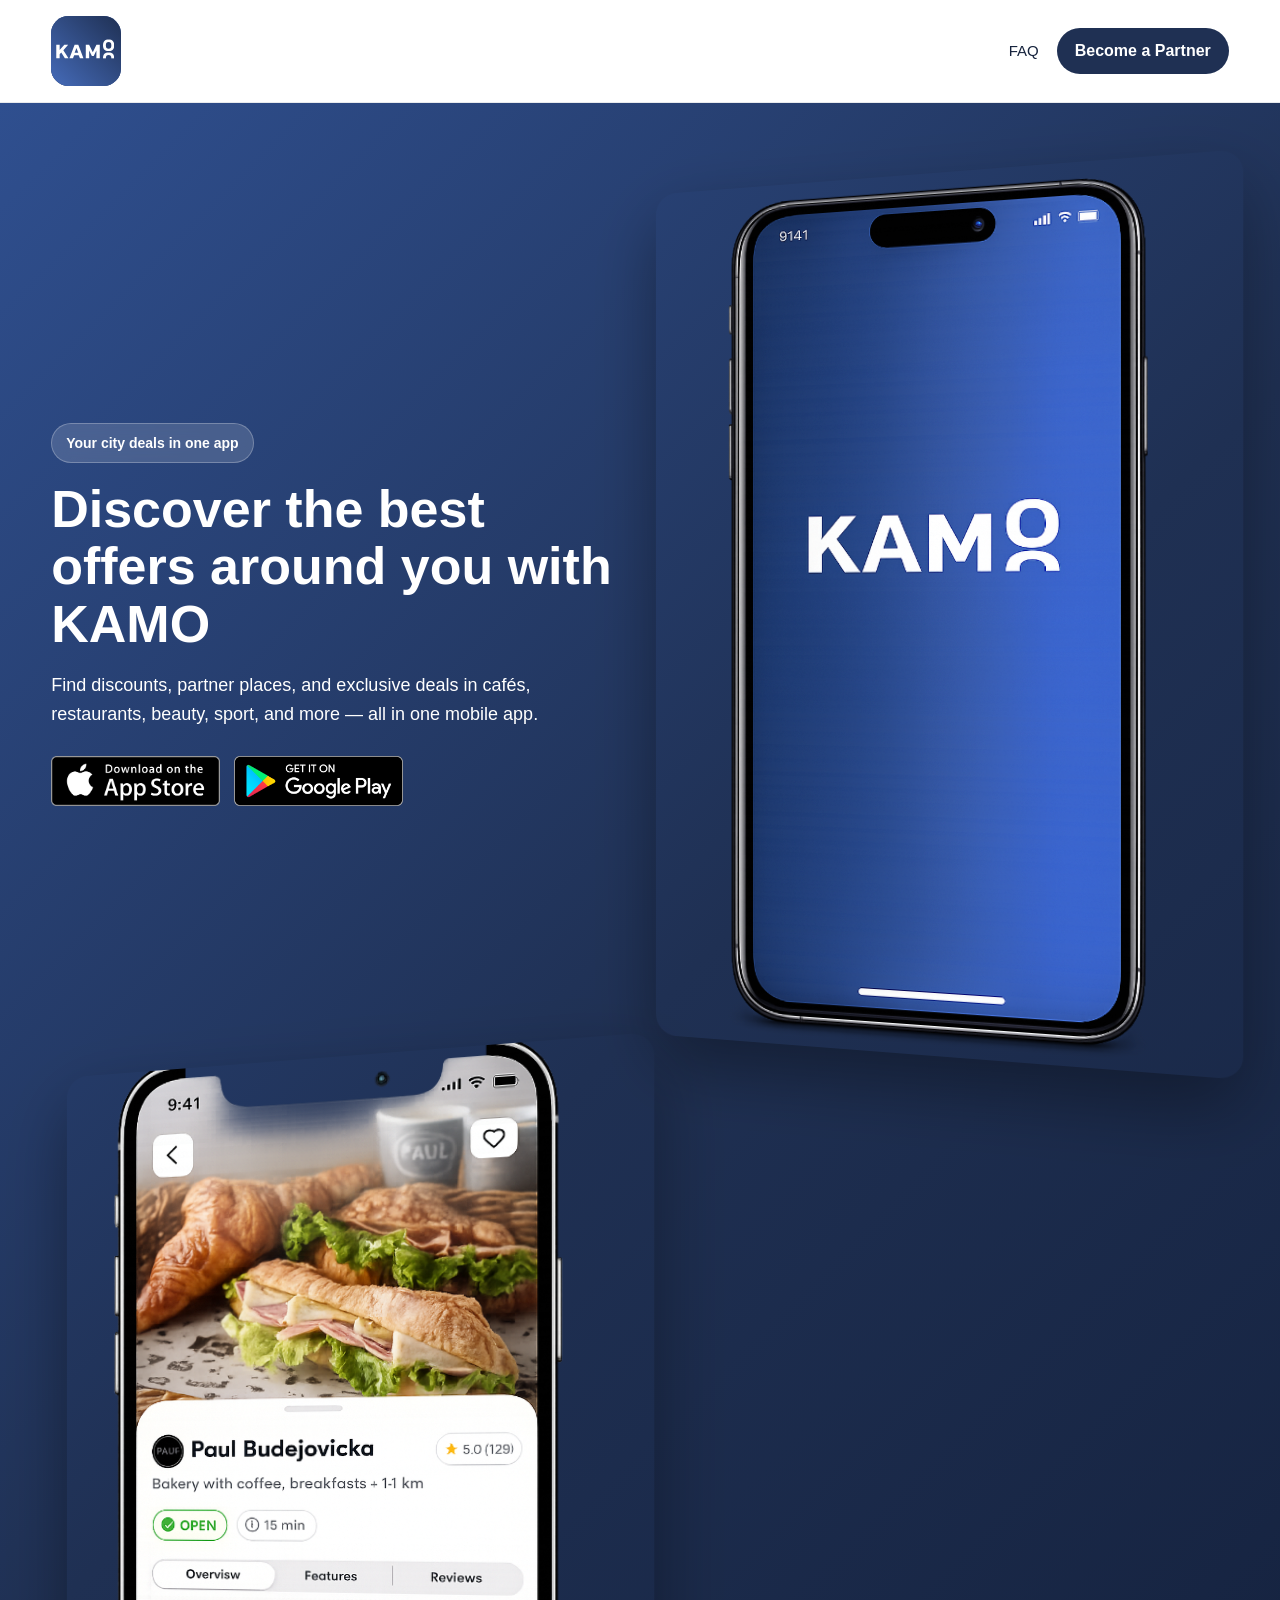
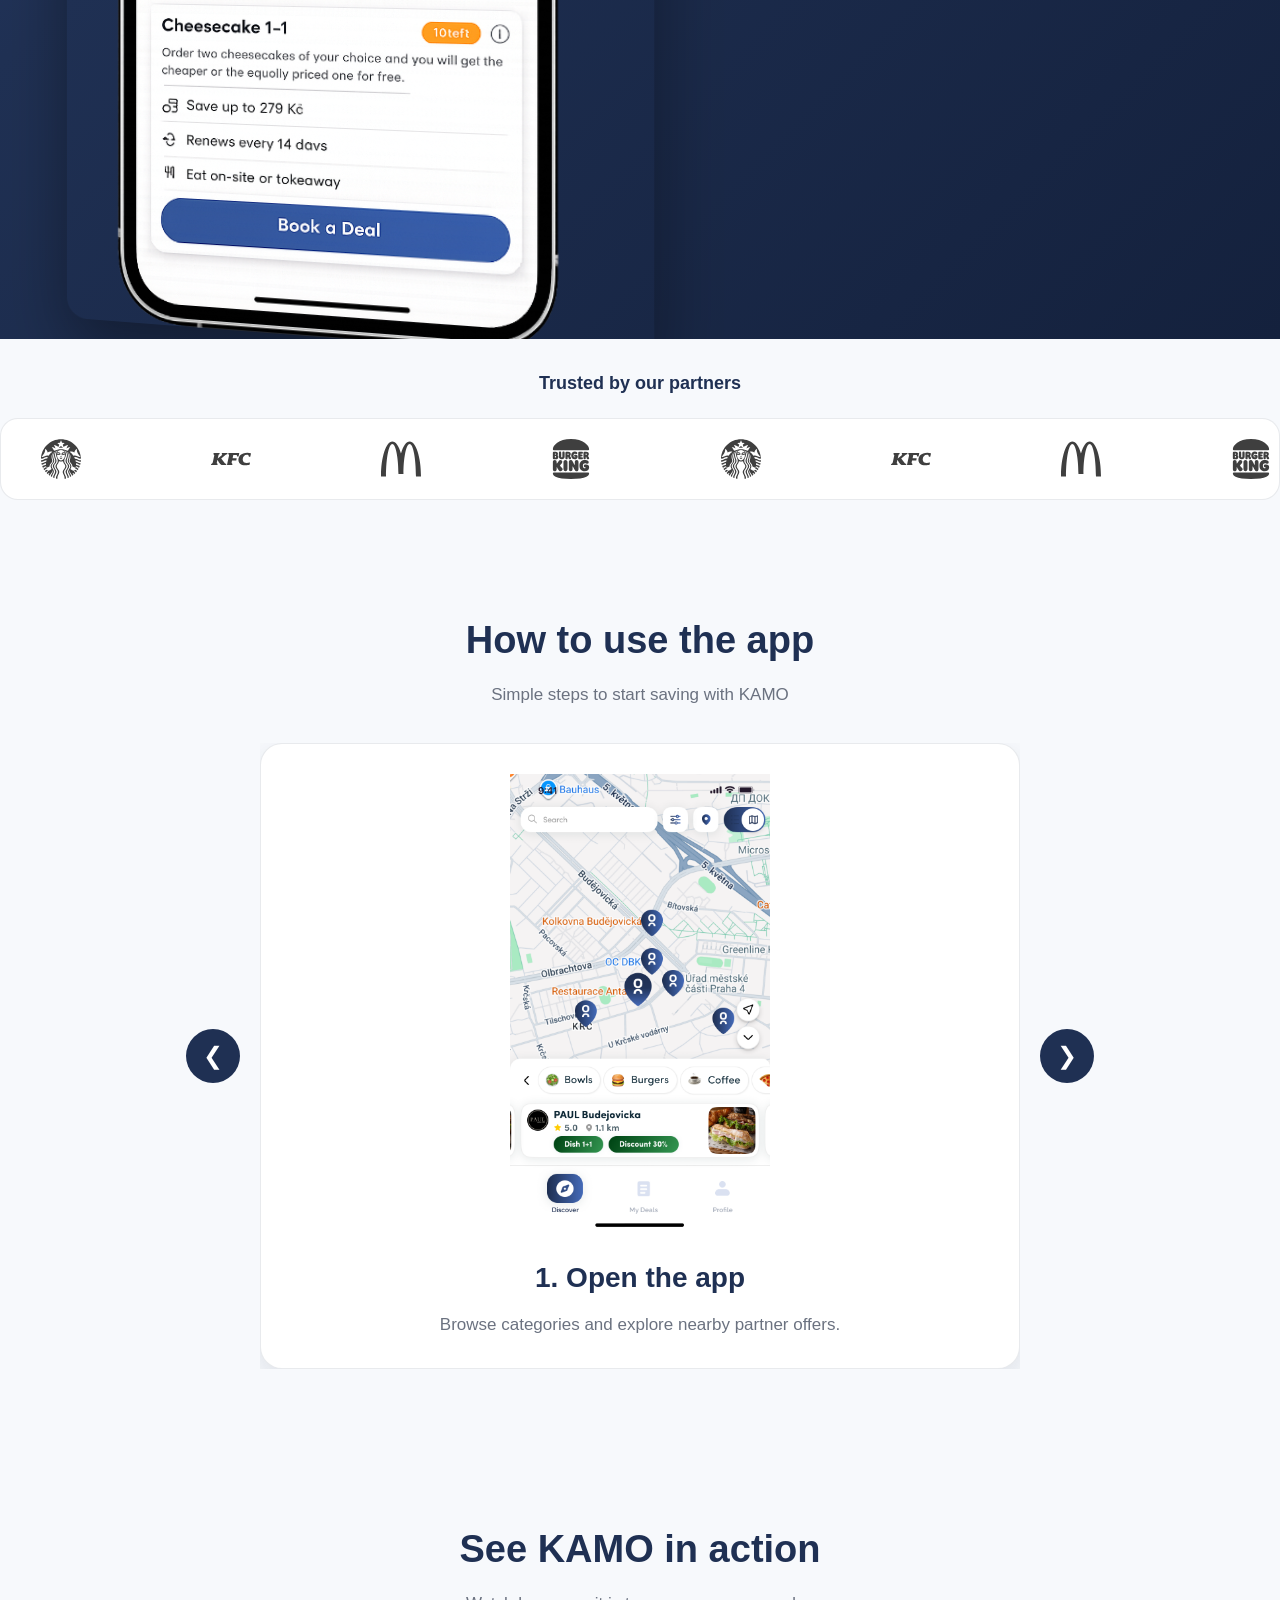
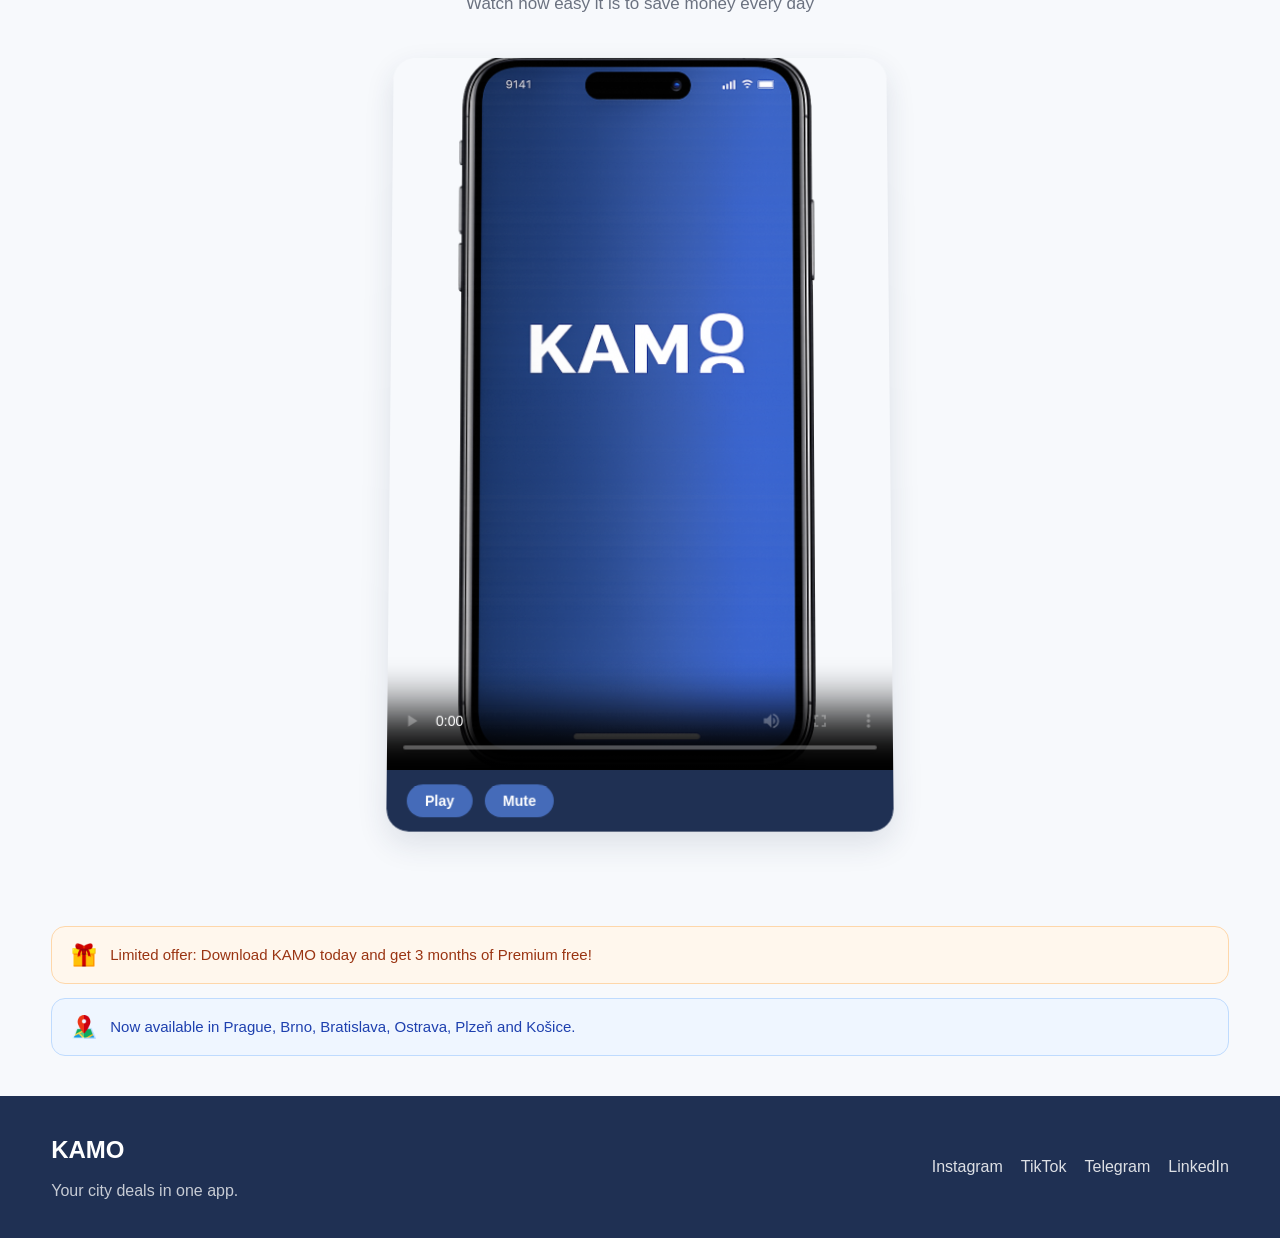
<file: index.html>
<!DOCTYPE html>
<html lang="en">
<head>
    <meta charset="UTF-8">
    <meta name="viewport" content="width=device-width, initial-scale=1.0">
    <meta name="description" content="KAMO – discover the best deals around you. Discounts in cafés, restaurants, beauty, sport and more – all in one app.">
    <title>KAMO App</title>
    <link rel="stylesheet" href="style.css">
</head>
<body>

<!-- ===================== HEADER ===================== -->
<header class="header">
    <div class="container nav">
        <div class="logo">
            <a href="index.html">
                <img src="images/KAMO_logo.svg" alt="KAMO logo" class="logo-img">
            </a>
        </div>

        <nav class="nav-links">
            <a href="faq.html">FAQ</a>
            <a href="partner.html" class="partner-btn">Become a Partner</a>
        </nav>
    </div>
</header>


<!-- ===================== HERO ===================== -->
<section class="hero">
    <div class="container hero-content">
        <div class="hero-text">
            <span class="badge">Your city deals in one app</span>
            <h1>Discover the best offers around you with KAMO</h1>
            <p>
                Find discounts, partner places, and exclusive deals in cafés,
                restaurants, beauty, sport, and more — all in one mobile app.
            </p>

            <div class="store-buttons">
                <a href="https://apps.apple.com/" target="_blank" rel="noopener noreferrer">
                    <img src="images/appstore.png" alt="Download on the App Store" class="store-img">
                </a>
                <a href="https://play.google.com/store" target="_blank" rel="noopener noreferrer">
                    <img src="images/google.png" alt="Get it on Google Play" class="store-img">
                </a>
            </div>
        </div>

        <div class="hero-image">
            <img src="images/kamo4.png" alt="App preview on phone">
        </div>

        <div class="hero-image">
            <img src="images/search6.png" alt="App preview on phone">
        </div>
    </div>
</section>


<!-- ==================== PARTNERS ================== -->
<section class="partners">
    <h2 class="partners-title">Trusted by our partners</h2>

    <div class="partners-slider">
        <div class="partners-track">
            <img src="images/starbucks.svg" alt="Starbucks">
            <img src="images/kfc.svg" alt="KFC">
            <img src="images/mcdonalds.svg" alt="McDonalds">
            <img src="images/burgerking.svg" alt="Burger King">

            <!-- Duplicated for infinite scroll effect -->
            <img src="images/starbucks.svg" alt="Starbucks">
            <img src="images/kfc.svg" alt="KFC">
            <img src="images/mcdonalds.svg" alt="McDonalds">
            <img src="images/burgerking.svg" alt="Burger King">
        </div>
    </div>
</section>


<!-- ================ HOW TO USE ================== -->
<section class="how-to-use">
    <div class="container">
        <div class="section-header">
            <h2>How to use the app</h2>
            <p>Simple steps to start saving with KAMO</p>
        </div>

        <!-- Step-by-step slider -->
        <div class="slider-wrapper">
            <button class="slider-btn prev" id="prevBtn" aria-label="Previous slide">&#10094;</button>

            <div class="slides" id="slidesContainer">
                <div class="slide active">
                    <img src="images/step1.png" alt="Step 1">
                    <h3>1. Open the app</h3>
                    <p>Browse categories and explore nearby partner offers.</p>
                </div>

                <div class="slide">
                    <img src="images/step2.png" alt="Step 2">
                    <h3>2. Choose a deal</h3>
                    <p>Select the offer you want and check the details.</p>
                </div>

                <div class="slide">
                    <img src="images/step3.png" alt="Step 3">
                    <h3>3. Show it at the place</h3>
                    <p>Use the discount directly at the partner location.</p>
                </div>
            </div>

            <button class="slider-btn next" id="nextBtn" aria-label="Next slide">&#10095;</button>
        </div>
    </div>
</section>


<!-- ================ VIDEO SECTION ============== -->
<section class="video-section">
    <div class="container">
        <div class="section-header">
            <h2>See KAMO in action</h2>
            <p>Watch how easy it is to save money every day</p>
        </div>

        <div class="video-wrapper">
            <video id="kamo-video" controls poster="images/kamo4.png">
                <source src="video/promo.mp4" type="video/mp4">
            </video>

            <!-- Custom video controls -->
            <div class="video-controls">
                <button id="playPauseBtn" class="video-btn">Play</button>
                <button id="muteBtn" class="video-btn">Mute</button>
            </div>
        </div>
    </div>
</section>


<!-- ================ ALERT SECTION ============= -->
<section class="alert-section">
    <div class="container">

        <!-- Web component <kamo-alert> – defined in script.js -->
        <kamo-alert type="promo">
            <img src="images/gift.png" alt="Promo icon" class="alert-icon">
            <span>Limited offer: Download KAMO today and get 3 months of Premium free!</span>
        </kamo-alert>

        <kamo-alert type="info">
            <img src="images/location.png" alt="Location icon" class="alert-icon">
            <span>Now available in Prague, Brno, Bratislava, Ostrava, Plzeň and Košice.</span>
        </kamo-alert>

    </div>
</section>


<!-- ===================== FOOTER ================ -->
<footer class="footer">
    <div class="container footer-content">

        <div>
            <h3>KAMO</h3>
            <p>Your city deals in one app.</p>
        </div>

        <div class="footer-links">
            <a href="https://instagram.com" target="_blank" rel="noopener noreferrer">Instagram</a>
            <a href="https://tiktok.com" target="_blank" rel="noopener noreferrer">TikTok</a>
            <a href="https://telegram.org" target="_blank" rel="noopener noreferrer">Telegram</a>
            <a href="https://linkedin.com" target="_blank" rel="noopener noreferrer">LinkedIn</a>
        </div>

    </div>
</footer>


<!-- =================== SCRIPTS ================ -->
<script src="https://cdnjs.cloudflare.com/ajax/libs/jquery/3.7.1/jquery.min.js"></script>
<script src="script.js"></script>


</body>
</html>
</file>
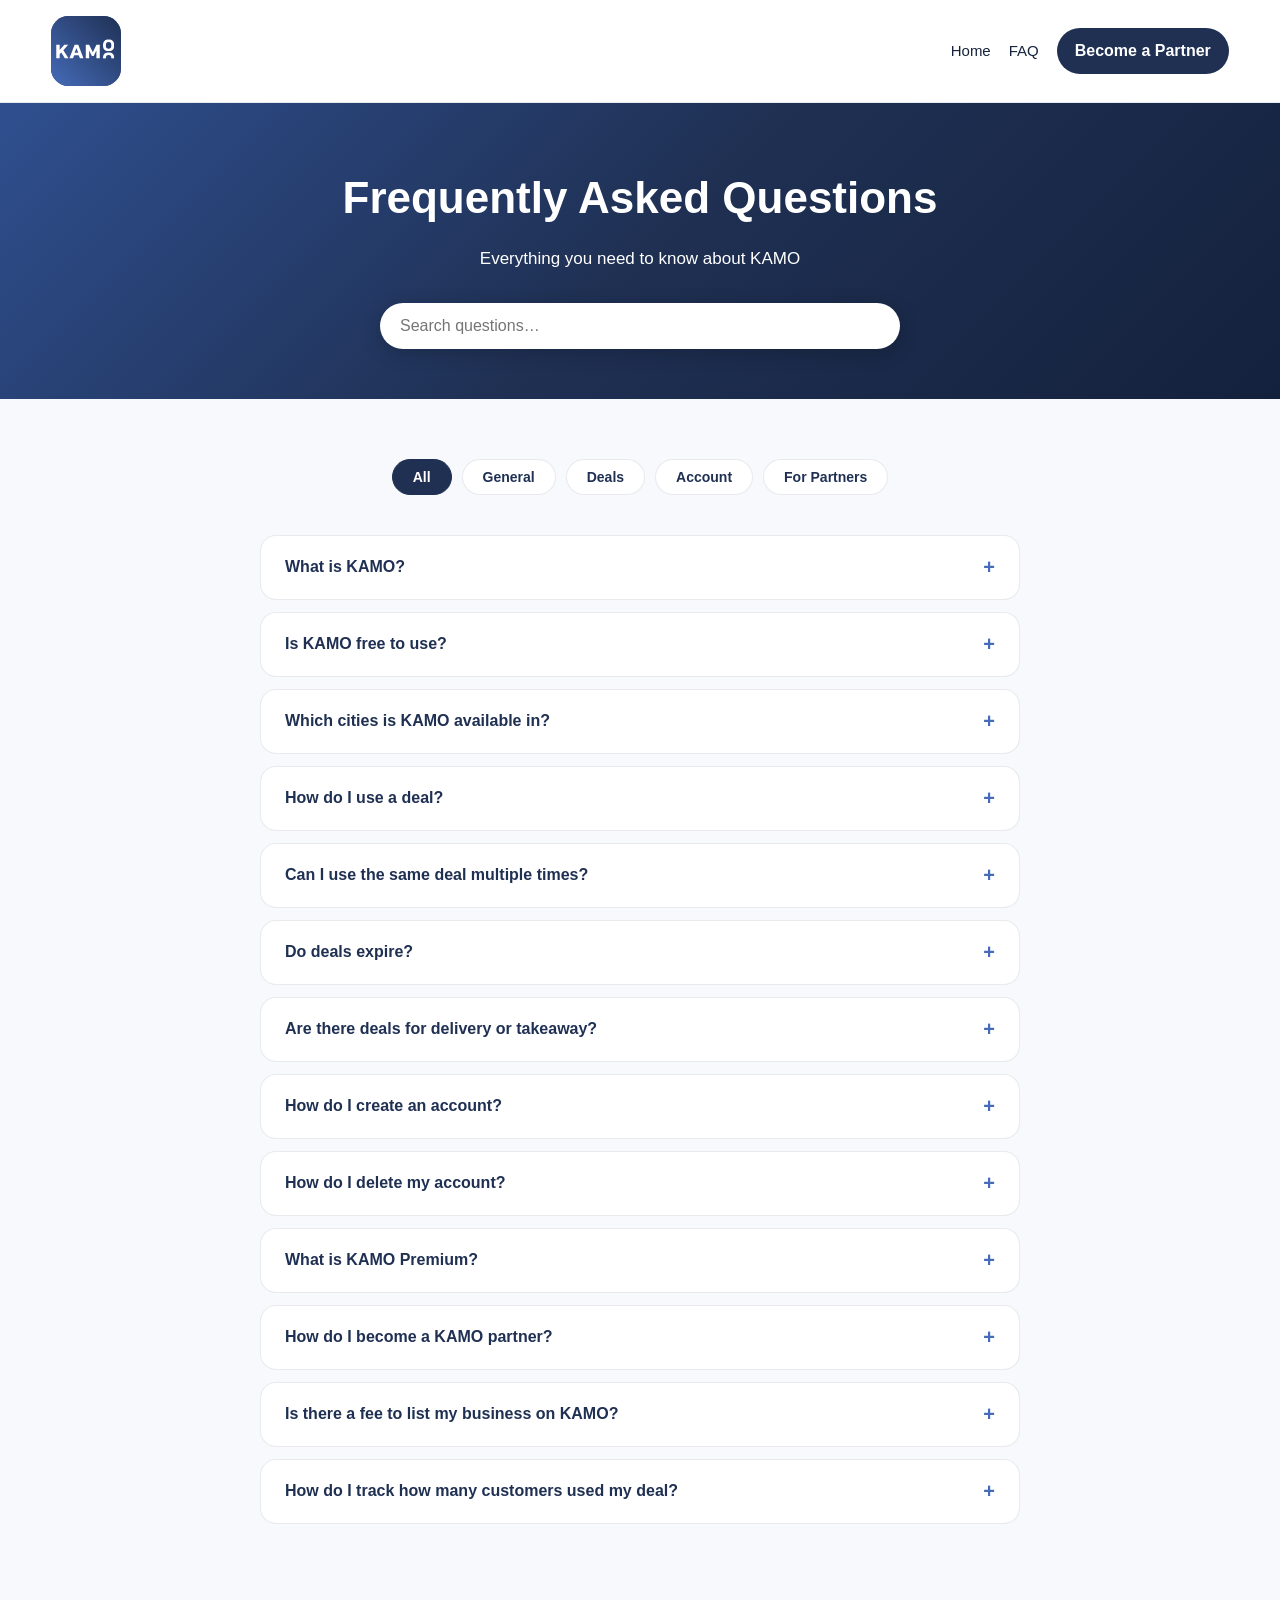
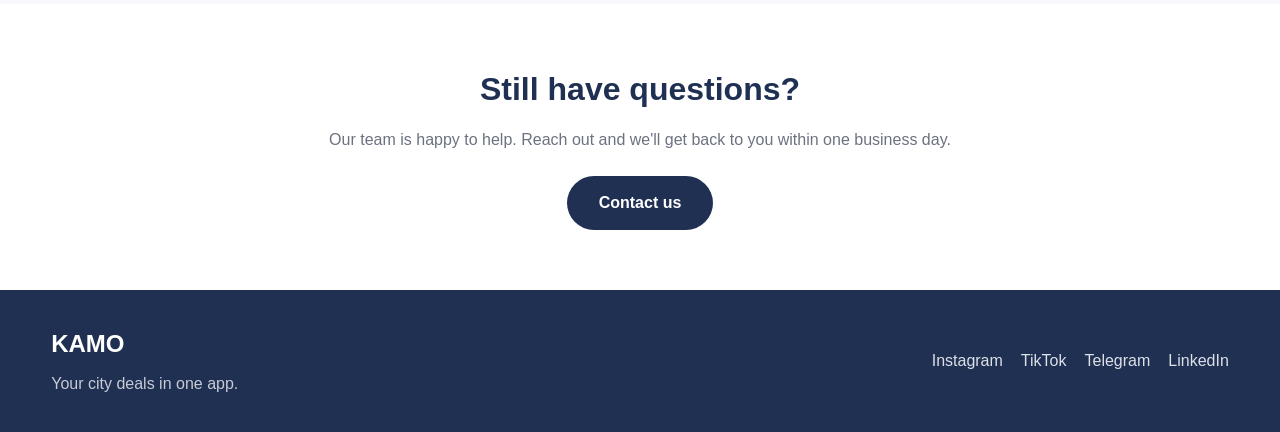
<file: faq.html>
<!DOCTYPE html>
<html lang="en">
<head>
    <meta charset="UTF-8">
    <meta name="viewport" content="width=device-width, initial-scale=1.0">
    <meta name="description" content="KAMO FAQ – answers to the most common questions about deals, accounts and partnerships.">
    <title>FAQ – KAMO</title>
    <link rel="stylesheet" href="style.css">
    <link rel="stylesheet" href="faq.css">
</head>
<body>

<!-- ===================== HEADER ===================== -->
<header class="header">
    <div class="container nav">
        <div class="logo">
            <a href="index.html">
                <img src="images/KAMO_logo.svg" alt="KAMO logo" class="logo-img">
            </a>
        </div>

        <nav class="nav-links">
            <a href="index.html">Home</a>
            <a href="faq.html">FAQ</a>
            <a href="partner.html" class="partner-btn">Become a Partner</a>
        </nav>
    </div>
</header>


<!-- ==================== FAQ HERO ================== -->
<section class="faq-hero">
    <div class="container">
        <h1>Frequently Asked Questions</h1>
        <p>Everything you need to know about KAMO</p>

        <!-- Live search input – filtering handled in script.js (faq inline logic) -->
        <div class="faq-search-wrap">
            <input type="search" id="faqSearch" placeholder="Search questions…" aria-label="Search FAQ" autofocus>
        </div>
    </div>
</section>


<!-- ==================== FAQ CONTENT =============== -->
<section class="faq-section">
    <div class="container">

        <!-- Category tabs – filter accordion items by data-cat -->
        <div class="faq-tabs" role="tablist" aria-label="FAQ categories">
            <button class="faq-tab active" data-cat="all"     role="tab">All</button>
            <button class="faq-tab"        data-cat="general" role="tab">General</button>
            <button class="faq-tab"        data-cat="deals"   role="tab">Deals</button>
            <button class="faq-tab"        data-cat="account" role="tab">Account</button>
            <button class="faq-tab"        data-cat="partner" role="tab">For Partners</button>
        </div>

        <!-- Accordion list -->
        <div class="faq-list" id="faqList">

            <!-- GENERAL -->
            <div class="faq-item" data-cat="general">
                <button class="faq-question" aria-expanded="false">
                    What is KAMO?
                    <span class="faq-arrow" aria-hidden="true">+</span>
                </button>
                <div class="faq-answer">
                    KAMO is a mobile app that connects users with exclusive discounts and deals at local businesses — cafés, restaurants, beauty salons, sports venues, and more. Available on iOS and Android.
                </div>
            </div>

            <div class="faq-item" data-cat="general">
                <button class="faq-question" aria-expanded="false">
                    Is KAMO free to use?
                    <span class="faq-arrow" aria-hidden="true">+</span>
                </button>
                <div class="faq-answer">
                    Yes! Downloading and using KAMO is completely free. We also offer a Premium subscription with exclusive deals and early access to limited offers.
                </div>
            </div>

            <div class="faq-item" data-cat="general">
                <button class="faq-question" aria-expanded="false">
                    Which cities is KAMO available in?
                    <span class="faq-arrow" aria-hidden="true">+</span>
                </button>
                <div class="faq-answer">
                    KAMO is currently available in Prague, Brno, Bratislava, Ostrava, Plzeň, and Košice. We're expanding rapidly — new cities are announced every quarter.
                </div>
            </div>

            <!-- DEALS -->
            <div class="faq-item" data-cat="deals">
                <button class="faq-question" aria-expanded="false">
                    How do I use a deal?
                    <span class="faq-arrow" aria-hidden="true">+</span>
                </button>
                <div class="faq-answer">
                    Simply open the deal in the app, tap "Use offer", and show the screen to the staff at the partner location. No printing needed — it's 100% digital.
                </div>
            </div>

            <div class="faq-item" data-cat="deals">
                <button class="faq-question" aria-expanded="false">
                    Can I use the same deal multiple times?
                    <span class="faq-arrow" aria-hidden="true">+</span>
                </button>
                <div class="faq-answer">
                    Most deals have usage limits (e.g. once per week or once per visit). The app clearly shows how many times you can use each offer and when it resets.
                </div>
            </div>

            <div class="faq-item" data-cat="deals">
                <button class="faq-question" aria-expanded="false">
                    Do deals expire?
                    <span class="faq-arrow" aria-hidden="true">+</span>
                </button>
                <div class="faq-answer">
                    Yes, each deal has an expiry date shown on its detail page. We send push notifications before your favourited deals expire so you don't miss out.
                </div>
            </div>

            <div class="faq-item" data-cat="deals">
                <button class="faq-question" aria-expanded="false">
                    Are there deals for delivery or takeaway?
                    <span class="faq-arrow" aria-hidden="true">+</span>
                </button>
                <div class="faq-answer">
                    Yes! Some partners offer deals for both dine-in and takeaway. Filter by "Delivery" or "Takeaway" in the app to find relevant offers near you.
                </div>
            </div>

            <!-- ACCOUNT -->
            <div class="faq-item" data-cat="account">
                <button class="faq-question" aria-expanded="false">
                    How do I create an account?
                    <span class="faq-arrow" aria-hidden="true">+</span>
                </button>
                <div class="faq-answer">
                    Download the KAMO app, tap "Sign up", and register with your email or continue with Google/Apple. It takes under 60 seconds.
                </div>
            </div>

            <div class="faq-item" data-cat="account">
                <button class="faq-question" aria-expanded="false">
                    How do I delete my account?
                    <span class="faq-arrow" aria-hidden="true">+</span>
                </button>
                <div class="faq-answer">
                    Go to Settings → Privacy → Delete account. Your data will be permanently removed within 30 days in accordance with GDPR. If you need help, contact us at support@kamo.app.
                </div>
            </div>

            <div class="faq-item" data-cat="account">
                <button class="faq-question" aria-expanded="false">
                    What is KAMO Premium?
                    <span class="faq-arrow" aria-hidden="true">+</span>
                </button>
                <div class="faq-answer">
                    KAMO Premium unlocks exclusive deals not available to free users, early access to limited-time offers, and ad-free browsing. First 3 months are free when you download during our launch offer.
                </div>
            </div>

            <!-- PARTNER -->
            <div class="faq-item" data-cat="partner">
                <button class="faq-question" aria-expanded="false">
                    How do I become a KAMO partner?
                    <span class="faq-arrow" aria-hidden="true">+</span>
                </button>
                <div class="faq-answer">
                    Fill in the contact form on our <a href="partner.html" style="color:var(--blue);text-decoration:underline;">Become a Partner</a> page and our team will get back to you within 24 hours. No technical setup required on your side.
                </div>
            </div>

            <div class="faq-item" data-cat="partner">
                <button class="faq-question" aria-expanded="false">
                    Is there a fee to list my business on KAMO?
                    <span class="faq-arrow" aria-hidden="true">+</span>
                </button>
                <div class="faq-answer">
                    There's no setup fee. We offer flexible monthly plans starting from a small commission on redeemed deals. See our partner pricing for full details.
                </div>
            </div>

            <div class="faq-item" data-cat="partner">
                <button class="faq-question" aria-expanded="false">
                    How do I track how many customers used my deal?
                    <span class="faq-arrow" aria-hidden="true">+</span>
                </button>
                <div class="faq-answer">
                    The KAMO Partner Dashboard gives you real-time statistics on views, clicks, and redemptions. You can also export monthly reports as CSV.
                </div>
            </div>

        </div>

        <!-- Shown when no FAQ items match the search query -->
        <p id="noResults" hidden>No questions match your search. Try different keywords.</p>

    </div>
</section>


<!-- ====================== CTA ==================== -->
<section class="faq-cta">
    <div class="container">
        <h2>Still have questions?</h2>
        <p>Our team is happy to help. Reach out and we'll get back to you within one business day.</p>
        <a href="partner.html#contact" class="faq-cta-btn">Contact us</a>
    </div>
</section>

<!-- ================ OFFLINE BANNER =============== -->
<div data-include="offline-banner"></div>


<!-- ===================== FOOTER ================= -->
<footer class="footer">
    <div class="container footer-content">

        <div>
            <h3>KAMO</h3>
            <p>Your city deals in one app.</p>
        </div>

        <div class="footer-links">
            <a href="https://instagram.com" target="_blank" rel="noopener noreferrer">Instagram</a>
            <a href="https://tiktok.com" target="_blank" rel="noopener noreferrer">TikTok</a>
            <a href="https://telegram.org" target="_blank" rel="noopener noreferrer">Telegram</a>
            <a href="https://linkedin.com" target="_blank" rel="noopener noreferrer">LinkedIn</a>
        </div>

    </div>
</footer>


<!-- =================== SCRIPTS ================== -->
<script src="https://cdnjs.cloudflare.com/ajax/libs/jquery/3.7.1/jquery.min.js"></script>
<script src="script.js"></script>


</body>
</html>
</file>
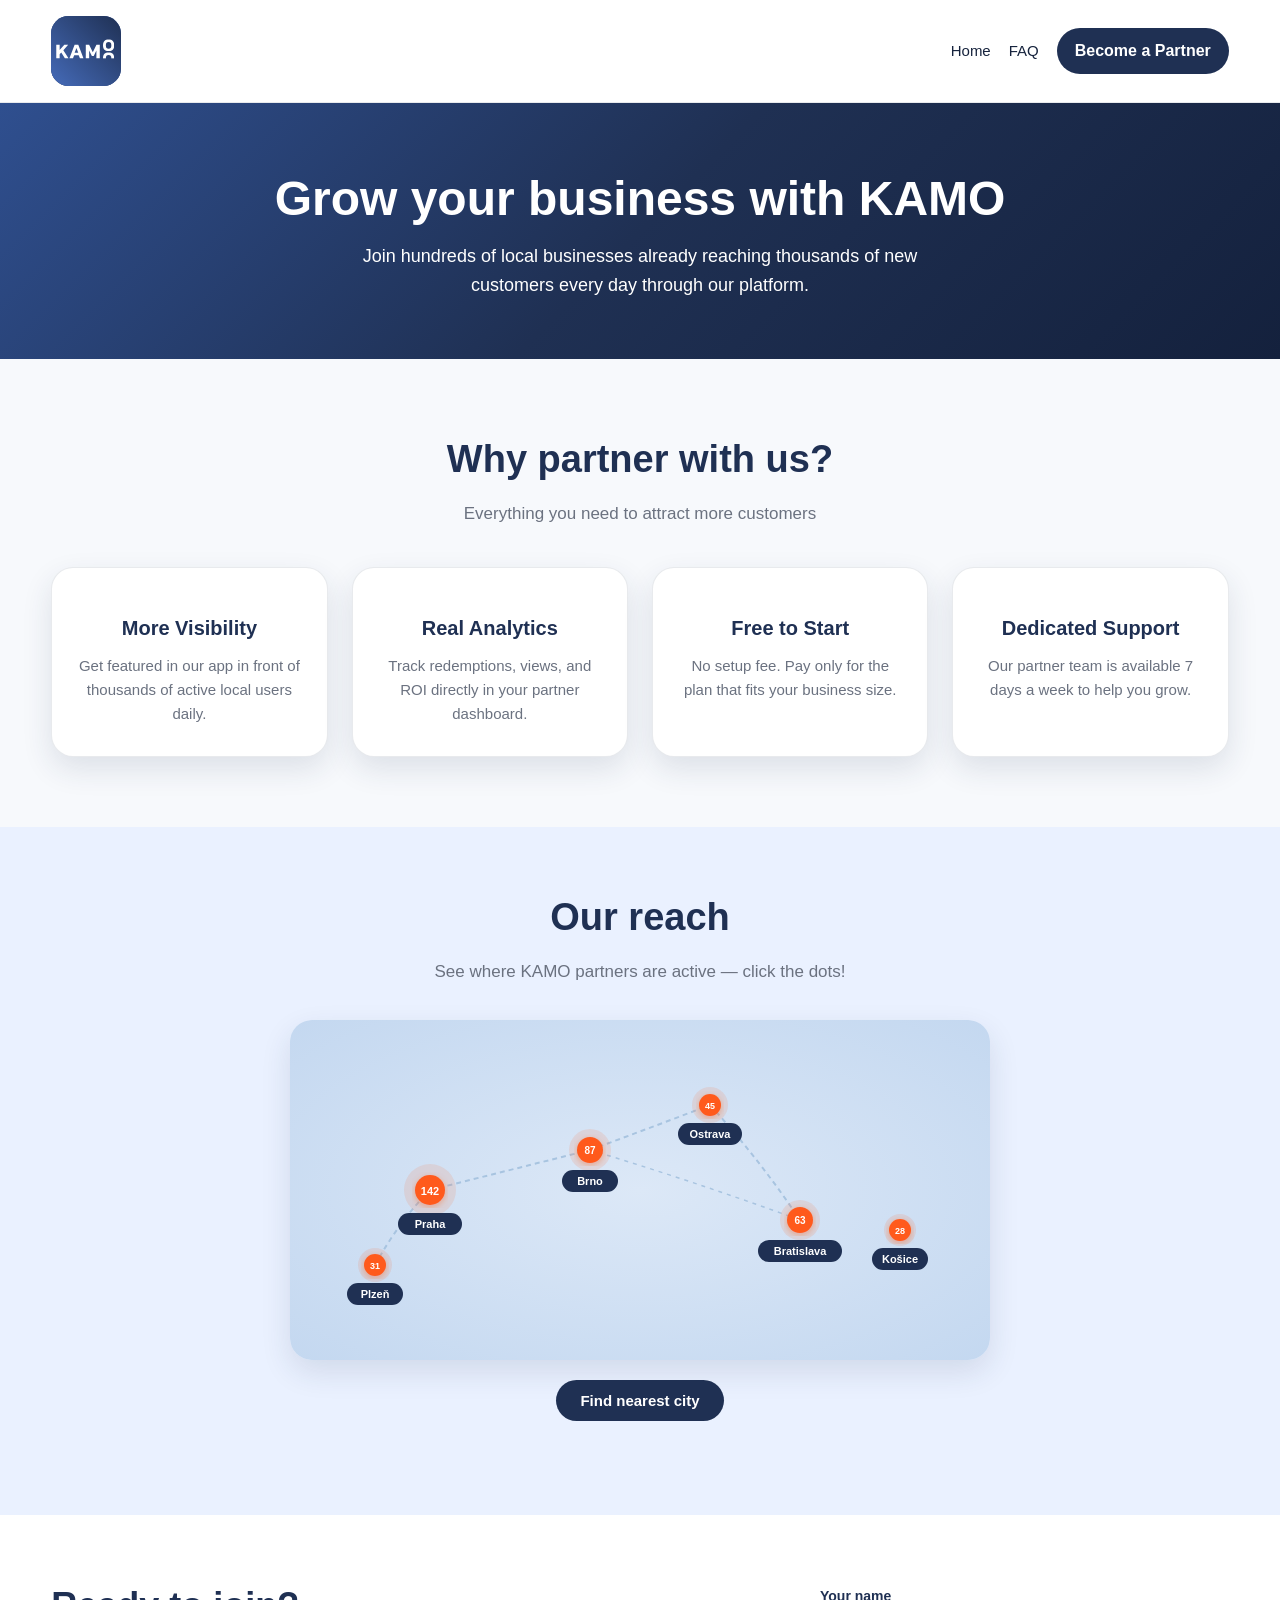
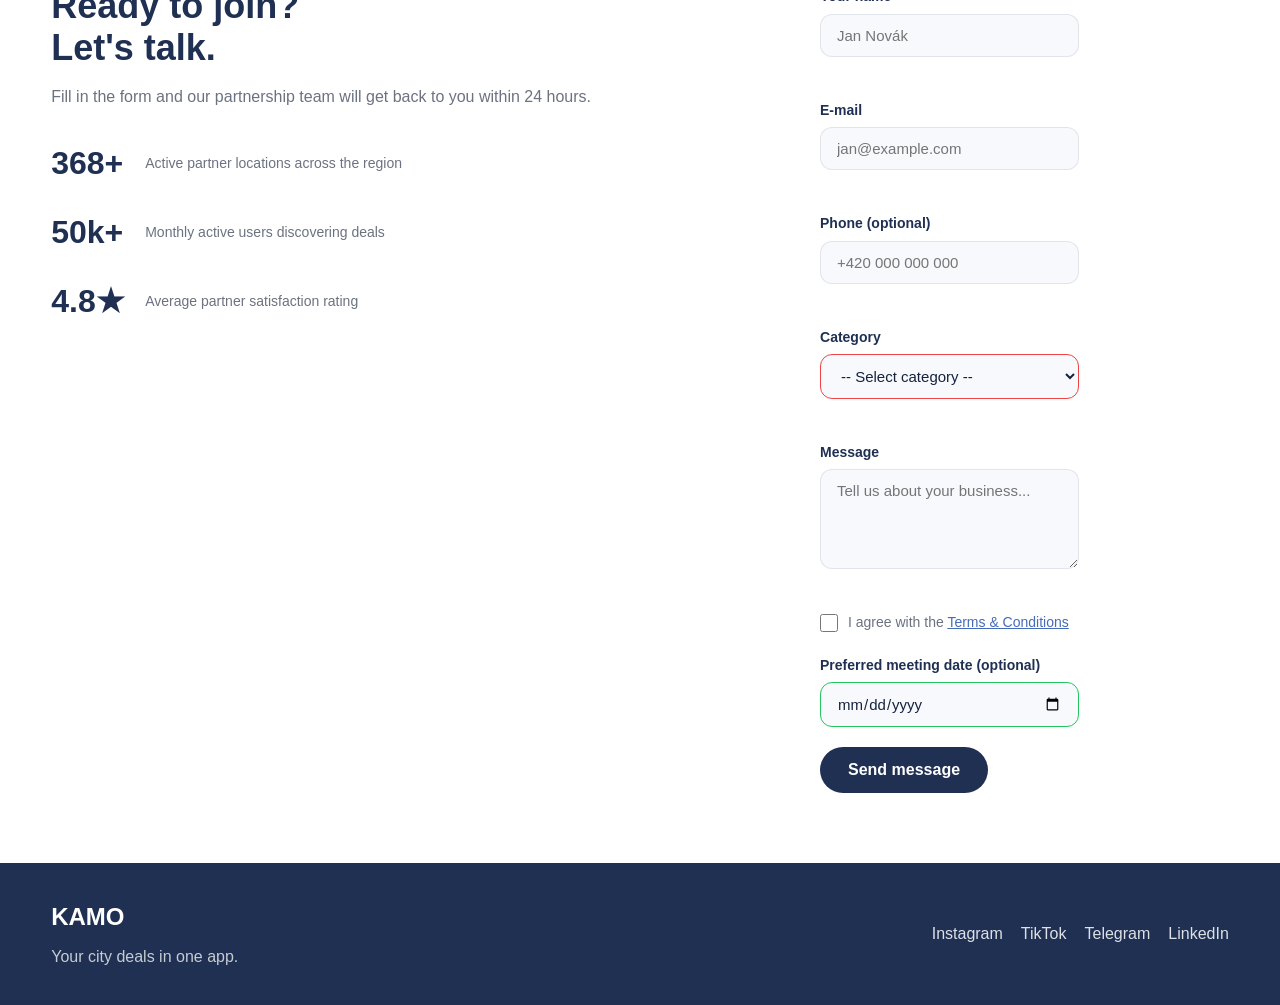
<file: partner.html>
<!DOCTYPE html>
<html lang="en">
<head>
    <meta charset="UTF-8">
    <meta name="viewport" content="width=device-width, initial-scale=1.0">
    <meta name="description" content="Become a KAMO partner – grow your business by reaching thousands of local customers through our platform.">
    <title>Become a Partner – KAMO</title>
    <link rel="stylesheet" href="style.css">
    <link rel="stylesheet" href="partner.css">
</head>
<body>

<!-- ===================== HEADER ===================== -->
<header class="header">
    <div class="container nav">
        <div class="logo">
            <a href="index.html">
                <img src="images/KAMO_logo.svg" alt="KAMO logo" class="logo-img">
            </a>
        </div>

        <nav class="nav-links">
            <a href="index.html">Home</a>
            <a href="faq.html">FAQ</a>
            <a href="partner.html" class="partner-btn">Become a Partner</a>
        </nav>
    </div>
</header>


<!-- =================== PARTNER HERO ================ -->
<section class="partner-hero">
    <div class="container">
        <h1>Grow your business with KAMO</h1>
        <p>Join hundreds of local businesses already reaching thousands of new customers every day through our platform.</p>
    </div>
</section>


<!-- ==================== BENEFITS =================== -->
<section class="benefits-section">
    <div class="container">
        <div class="section-header">
            <h2>Why partner with us?</h2>
            <p>Everything you need to attract more customers</p>
        </div>

        <!-- Benefit cards – hover animation via jQuery in partner.js -->
        <div class="benefits-grid">
            <article class="benefit-card">
                <span class="benefit-icon" aria-hidden="true"></span>
                <h3>More Visibility</h3>
                <p>Get featured in our app in front of thousands of active local users daily.</p>
            </article>
            <article class="benefit-card">
                <span class="benefit-icon" aria-hidden="true"></span>
                <h3>Real Analytics</h3>
                <p>Track redemptions, views, and ROI directly in your partner dashboard.</p>
            </article>
            <article class="benefit-card">
                <span class="benefit-icon" aria-hidden="true"></span>
                <h3>Free to Start</h3>
                <p>No setup fee. Pay only for the plan that fits your business size.</p>
            </article>
            <article class="benefit-card">
                <span class="benefit-icon" aria-hidden="true"></span>
                <h3>Dedicated Support</h3>
                <p>Our partner team is available 7 days a week to help you grow.</p>
            </article>
        </div>
    </div>
</section>


<!-- ==================== SVG MAP =================== -->
<section class="partner-map-section">
    <div class="container">
        <div class="section-header">
            <h2>Our reach</h2>
            <p>See where KAMO partners are active — click the dots!</p>
        </div>

        <!-- Interactive SVG map – dots and tooltip handled in script.js (initMap) -->
        <svg id="partner-map" viewBox="0 0 700 340" xmlns="http://www.w3.org/2000/svg"
             role="img" aria-label="Interactive partner map">
            <defs>
                <radialGradient id="mapBg" cx="50%" cy="50%" r="70%">
                    <stop offset="0%"   stop-color="#dce8f7"/>
                    <stop offset="100%" stop-color="#c4d8f0"/>
                </radialGradient>
                <filter id="dotShadow">
                    <feDropShadow dx="0" dy="2" stdDeviation="3"
                                  flood-color="#FF5A1F" flood-opacity="0.4"/>
                </filter>
            </defs>

            <!-- Background -->
            <rect width="700" height="340" rx="20" fill="url(#mapBg)"/>

            <!-- Connector lines between cities -->
            <path d="M 85 245 Q 110 200 140 170" stroke="#a8c4e0" stroke-width="2" fill="none" stroke-dasharray="5 4"/>
            <path d="M 140 170 Q 220 150 300 130" stroke="#a8c4e0" stroke-width="2" fill="none" stroke-dasharray="5 4"/>
            <path d="M 300 130 Q 360 108 420 85"  stroke="#a8c4e0" stroke-width="2" fill="none" stroke-dasharray="5 4"/>
            <path d="M 420 85  Q 470 140 510 200"  stroke="#a8c4e0" stroke-width="2" fill="none" stroke-dasharray="5 4"/>
            <path d="M 300 130 Q 400 160 510 200"  stroke="#a8c4e0" stroke-width="1.5" fill="none" stroke-dasharray="4 5"/>

            <!-- City: Praha -->
            <g class="city-group" data-city="Praha" data-partners="142">
                <circle cx="140" cy="170" r="26" fill="#FF5A1F" opacity="0.12"/>
                <circle class="map-dot" cx="140" cy="170" r="15" fill="#FF5A1F" filter="url(#dotShadow)" data-city="Praha" data-partners="142"/>
                <text x="140" y="175" text-anchor="middle" font-size="11" font-weight="bold" fill="#fff" font-family="Arial" pointer-events="none">142</text>
                <rect x="108" y="193" width="64" height="22" rx="11" fill="#1F3053"/>
                <text x="140" y="208" text-anchor="middle" font-size="11" font-weight="bold" fill="#fff" font-family="Arial" pointer-events="none">Praha</text>
            </g>

            <!-- City: Brno -->
            <g class="city-group" data-city="Brno" data-partners="87">
                <circle cx="300" cy="130" r="21" fill="#FF5A1F" opacity="0.12"/>
                <circle class="map-dot" cx="300" cy="130" r="13" fill="#FF5A1F" filter="url(#dotShadow)" data-city="Brno" data-partners="87"/>
                <text x="300" y="134" text-anchor="middle" font-size="10" font-weight="bold" fill="#fff" font-family="Arial" pointer-events="none">87</text>
                <rect x="272" y="150" width="56" height="22" rx="11" fill="#1F3053"/>
                <text x="300" y="165" text-anchor="middle" font-size="11" font-weight="bold" fill="#fff" font-family="Arial" pointer-events="none">Brno</text>
            </g>

            <!-- City: Ostrava -->
            <g class="city-group" data-city="Ostrava" data-partners="45">
                <circle cx="420" cy="85" r="18" fill="#FF5A1F" opacity="0.12"/>
                <circle class="map-dot" cx="420" cy="85" r="11" fill="#FF5A1F" filter="url(#dotShadow)" data-city="Ostrava" data-partners="45"/>
                <text x="420" y="89" text-anchor="middle" font-size="9" font-weight="bold" fill="#fff" font-family="Arial" pointer-events="none">45</text>
                <rect x="388" y="103" width="64" height="22" rx="11" fill="#1F3053"/>
                <text x="420" y="118" text-anchor="middle" font-size="11" font-weight="bold" fill="#fff" font-family="Arial" pointer-events="none">Ostrava</text>
            </g>

            <!-- City: Bratislava -->
            <g class="city-group" data-city="Bratislava" data-partners="63">
                <circle cx="510" cy="200" r="20" fill="#FF5A1F" opacity="0.12"/>
                <circle class="map-dot" cx="510" cy="200" r="13" fill="#FF5A1F" filter="url(#dotShadow)" data-city="Bratislava" data-partners="63"/>
                <text x="510" y="204" text-anchor="middle" font-size="10" font-weight="bold" fill="#fff" font-family="Arial" pointer-events="none">63</text>
                <rect x="468" y="220" width="84" height="22" rx="11" fill="#1F3053"/>
                <text x="510" y="235" text-anchor="middle" font-size="11" font-weight="bold" fill="#fff" font-family="Arial" pointer-events="none">Bratislava</text>
            </g>

            <!-- City: Plzeň -->
            <g class="city-group" data-city="Plzeň" data-partners="31">
                <circle cx="85" cy="245" r="17" fill="#FF5A1F" opacity="0.12"/>
                <circle class="map-dot" cx="85" cy="245" r="11" fill="#FF5A1F" filter="url(#dotShadow)" data-city="Plzeň" data-partners="31"/>
                <text x="85" y="249" text-anchor="middle" font-size="9" font-weight="bold" fill="#fff" font-family="Arial" pointer-events="none">31</text>
                <rect x="57" y="263" width="56" height="22" rx="11" fill="#1F3053"/>
                <text x="85" y="278" text-anchor="middle" font-size="11" font-weight="bold" fill="#fff" font-family="Arial" pointer-events="none">Plzeň</text>
            </g>

            <!-- Tooltip – shown on dot hover, positioned dynamically via script.js -->
            <g id="map-tooltip" opacity="0" style="pointer-events:none">
                <rect id="tooltip-bg"    x="0" y="0" width="170" height="56" rx="10" fill="#1F3053"/>
                <text id="tooltip-city"  x="14" y="23" font-size="14" fill="#fff" font-family="Arial" font-weight="bold"></text>
                <text id="tooltip-count" x="14" y="43" font-size="13" fill="#FF5A1F" font-family="Arial" font-weight="bold"></text>
                <text id="tooltip-label" x="0"  y="43" font-size="13" fill="rgba(255,255,255,0.55)" font-family="Arial"></text>
            </g>
        </svg>

        <!-- Geolocation button – handled in script.js (initGeolocation) -->
        <div class="geo-wrapper">
            <button id="geoBtn">Find nearest city</button>
            <p id="geoInfo"></p>
        </div>
    </div>
</section>


<!-- ================== CONTACT FORM ================ -->
<section class="partner-contact" id="contact">
    <div class="container">
        <div class="partner-form-layout">

            <!-- Info block with stats -->
            <div class="partner-form-info">
                <h2>Ready to join?<br>Let's talk.</h2>
                <p>Fill in the form and our partnership team will get back to you within 24 hours.</p>
                <div class="partner-stats">
                    <div class="partner-stat">
                        <span class="partner-stat-num">368+</span>
                        <span class="partner-stat-label">Active partner locations across the region</span>
                    </div>
                    <div class="partner-stat">
                        <span class="partner-stat-num">50k+</span>
                        <span class="partner-stat-label">Monthly active users discovering deals</span>
                    </div>
                    <div class="partner-stat">
                        <span class="partner-stat-num">4.8★</span>
                        <span class="partner-stat-label">Average partner satisfaction rating</span>
                    </div>
                </div>
            </div>

            <!-- Contact form – validation handled in script.js (initContactForm) -->
            <form id="contactForm" class="contact-form">
                <div class="form-group">
                    <label for="userName">Your name</label>
                    <input type="text" id="userName" name="userName" placeholder="Jan Novák" required minlength="2" autocomplete="name">
                    <span class="form-error" id="nameError"></span>
                </div>
                <div class="form-group">
                    <label for="userEmail">E-mail</label>
                    <input type="email" id="userEmail" name="userEmail" placeholder="jan@example.com" required autocomplete="email">
                    <span class="form-error" id="emailError"></span>
                </div>
                <div class="form-group">
                    <label for="userPhone">Phone (optional)</label>
                    <input type="tel" id="userPhone" name="userPhone" placeholder="+420 000 000 000" pattern="[\+]?[0-9\s\-]{7,15}" autocomplete="tel">
                    <span class="form-error" id="phoneError"></span>
                </div>
                <div class="form-group">
                    <label for="userCategory">Category</label>
                    <select id="userCategory" name="userCategory" required>
                        <option value="">-- Select category --</option>
                        <option value="partnership">Partnership</option>
                        <option value="support">Support</option>
                        <option value="press">Press</option>
                        <option value="other">Other</option>
                    </select>
                    <span class="form-error" id="categoryError"></span>
                </div>
                <div class="form-group">
                    <label for="userMessage">Message</label>
                    <textarea id="userMessage" name="userMessage" placeholder="Tell us about your business..." rows="4" required minlength="10"></textarea>
                    <span class="form-error" id="messageError"></span>
                </div>
                <div class="form-group form-check">
                    <input type="checkbox" id="agreeTerms" name="agreeTerms" required>
                    <label for="agreeTerms">I agree with the <a href="#">Terms &amp; Conditions</a></label>
                    <span class="form-error" id="termsError"></span>
                </div>
                <div class="form-group">
                    <label for="meetingDate">Preferred meeting date (optional)</label>
                    <input type="date" id="meetingDate" name="meetingDate">
                </div>
                <button type="submit" class="submit-btn">Send message</button>
                <p id="formSuccess" class="form-success" hidden>
                    Your message was sent! We'll get back to you soon.
                </p>
            </form>

        </div>
    </div>
</section>


<!-- ================ OFFLINE BANNER =============== -->
<div data-include="offline-banner"></div>


<!-- ===================== FOOTER ================= -->
<footer class="footer">
    <div class="container footer-content">

        <div>
            <h3>KAMO</h3>
            <p>Your city deals in one app.</p>
        </div>

        <div class="footer-links">
            <a href="https://instagram.com" target="_blank" rel="noopener noreferrer">Instagram</a>
            <a href="https://tiktok.com" target="_blank" rel="noopener noreferrer">TikTok</a>
            <a href="https://telegram.org" target="_blank" rel="noopener noreferrer">Telegram</a>
            <a href="https://linkedin.com" target="_blank" rel="noopener noreferrer">LinkedIn</a>
        </div>

    </div>
</footer>


<!-- =================== SCRIPTS ================== -->
<script src="https://cdnjs.cloudflare.com/ajax/libs/jquery/3.7.1/jquery.min.js"></script>
<script src="script.js"></script>


</body>
</html>
</file>
<file: style.css>
/* --- variables --- */
:root {
    --dark-blue:  #1F3053;
    --blue:       #456BB9;
    --light-blue: #EAF1FF;
    --orange:     #FF5A1F;
    --white:      #FFFFFF;
    --bg:         #F7F9FC;
    --text:       #16233D;
    --text-soft:  #6B7280;
    --border:     rgba(31, 48, 83, 0.1);
    --shadow:     0 12px 30px rgba(31, 48, 83, 0.12);
    --radius:     22px;
}

/*  reset  */
* {
    margin: 0;
    padding: 0;
    box-sizing: border-box;
}

html { scroll-behavior: smooth; }

body {
    font-family: Arial, sans-serif;
    background: var(--bg);
    color: var(--text);
    line-height: 1.6;
}

img  { max-width: 100%; display: block; }
a    { text-decoration: none; color: inherit; }

.container {
    width: min(1180px, 92%);
    margin: 0 auto;
}

/* header  */
.header {
    background: var(--white);
    border-bottom: 1px solid var(--border);
    position: sticky;
    top: 0;
    z-index: 1000;
    transition: box-shadow 0.3s ease;
}

.header.scrolled {
    box-shadow: var(--shadow);
}

.nav {
    display: flex;
    align-items: center;
    justify-content: space-between;
    padding: 16px 0;
}

.nav > .logo svg { display: block; }

.nav-links {
    display: flex;
    align-items: center;
    gap: 18px;
}

.nav-links a:not(.partner-btn) {
    font-size: 15px;
    color: var(--text);
    position: relative;
    transition: color 0.2s ease;
}

.nav-links a:not(.partner-btn)::after {
    content: '';
    position: absolute;
    bottom: -3px;
    left: 0;
    width: 0;
    height: 2px;
    background: var(--blue);
    transition: width 0.25s ease;
}

.nav-links a:not(.partner-btn):hover { color: var(--blue); }
.nav-links a:not(.partner-btn):hover::after { width: 100%; }

.partner-btn {
    background: var(--dark-blue);
    color: var(--white) !important;
    padding: 10px 18px;
    border-radius: 999px;
    font-weight: 600;
    transition: background 0.2s ease, transform 0.2s ease;
}

.partner-btn:hover {
    background: var(--blue);
    transform: translateY(-2px);
}

/* logo */
.logo img {
    height: 70px;
    width: auto;
}

/* store buttons */
.store-img {
    height: 50px;
    width: auto;
    transition: transform 0.2s ease;
}

.store-img:hover { transform: scale(1.05); }

/*  hero  */
.hero {
    padding: 70px 0 0;
    background: linear-gradient(135deg, #2F4F8F 0%, #1F3053 50%, #14213D 100%);
    overflow: hidden;
}

.visually-hidden {
    position: absolute;
    width: 1px;
    height: 1px;
    padding: 0;
    margin: -1px;
    overflow: hidden;
    clip-path: inset(50%);
    white-space: nowrap;
    border: 0;
}

.hero-content {
    display: grid;
    grid-template-columns: 1fr 1fr;
    align-items: center;
    gap: 0;
}

.badge {
    display: inline-block;
    background: rgba(255,255,255,0.15);
    backdrop-filter: blur(8px);
    border: 1px solid rgba(255,255,255,0.25);
    color: var(--white);
    padding: 8px 14px;
    border-radius: 999px;
    font-size: 14px;
    font-weight: 700;
    margin-bottom: 18px;
    animation: fadeSlideIn 0.8s ease both;
}

.hero-text {
    position: relative;
    z-index: 3;
}

.hero-text h1 {
    font-size: 52px;
    line-height: 1.1;
    margin-bottom: 18px;
    color: var(--white);
    animation: fadeSlideIn 0.8s 0.15s ease both;
}

.hero-text p {
    font-size: 18px;
    color: var(--white);
    max-width: 550px;
    margin-bottom: 28px;
    animation: fadeSlideIn 0.8s 0.3s ease both;
}

.store-buttons {
    display: flex;
    flex-wrap: wrap;
    gap: 14px;
    animation: fadeSlideIn 0.8s 0.45s ease both;
}

@keyframes fadeSlideIn {
    from { opacity: 0; transform: translateY(22px); }
    to   { opacity: 1; transform: translateY(0); }
}

/* hero images */
.hero-image { position: relative; }

.hero-image img {
    border-radius: var(--radius);
    box-shadow: 0 30px 70px rgba(0,0,0,0.35);
    transform: perspective(600px) rotateY(-6deg);
    transition: transform 0.4s ease;
}

.hero-image img:hover {
    transform: perspective(600px) rotateY(0deg) translateY(-6px);
}

/*  partners marquee  */
.partners {
    padding: 30px 0 70px;
    overflow: hidden;
    background: var(--bg);
}

.partners-title {
    text-align: center;
    font-size: 18px;
    font-weight: 700;
    margin-bottom: 20px;
    color: var(--dark-blue);
}

.partners-slider {
    overflow: hidden;
    background: var(--white);
    border: 1px solid var(--border);
    border-radius: 18px;
    padding: 20px 0;
}

.partners-track {
    display: flex;
    width: max-content;
    gap: 50px;
    white-space: nowrap;
    animation: scrollPartners 20s linear infinite;
}

.partners-track img {
    height: 40px;
    margin: 0 40px;
    opacity: 0.75;
    transition: opacity 0.2s ease;
}

.partners-track img:hover { opacity: 1; }

@keyframes scrollPartners {
    from { transform: translateX(0); }
    to   { transform: translateX(-50%); }
}

/*  how to use  */
.how-to-use { padding: 40px 0 90px; }

.section-header {
    text-align: center;
    margin-bottom: 35px;
}

.section-header h2 {
    font-size: 38px;
    color: var(--dark-blue);
    margin-bottom: 10px;
}

.section-header p {
    color: var(--text-soft);
    font-size: 17px;
}

.slider-wrapper {
    display: flex;
    align-items: center;
    justify-content: center;
    gap: 20px;
}

.slider-btn {
    width: 54px;
    height: 54px;
    border: none;
    border-radius: 50%;
    background: var(--dark-blue);
    color: var(--white);
    font-size: 24px;
    cursor: pointer;
    flex-shrink: 0;
    transition: background 0.2s ease, transform 0.2s ease;
}

.slider-btn:hover {
    background: var(--blue);
    transform: scale(1.08);
}

.slides {
    width: 100%;
    max-width: 760px;
    position: relative;
    overflow: hidden;
}

.slide {
    display: none;
    background: var(--white);
    border-radius: var(--radius);
    padding: 30px;
    text-align: center;
    box-shadow: var(--shadow);
    border: 1px solid var(--border);
    animation: slideIn 0.35s ease;
}

.slide.active { display: block; }

@keyframes slideIn {
    from { opacity: 0; transform: translateX(30px); }
    to   { opacity: 1; transform: translateX(0); }
}

.slide img {
    max-width: 260px;
    margin: 0 auto 22px;
}

.slide h3 {
    font-size: 28px;
    color: var(--dark-blue);
    margin-bottom: 10px;
}

.slide p { color: var(--text-soft); font-size: 17px; }

/*  svg map  */
.svg-section {
    padding: 60px 0;
    background: var(--light-blue);
}

#kamo-map,
#partner-map {
    display: block;
    width: 100%;
    max-width: 700px;
    margin: 0 auto;
    border-radius: var(--radius);
    box-shadow: var(--shadow);
    cursor: pointer;
}

.map-dot {
    transition: r 0.2s ease, filter 0.2s ease;
    cursor: pointer;
}

.map-dot:hover {
    filter: drop-shadow(0 0 6px rgba(255,90,31,0.7));
}

.map-dot.active-dot {
    animation: mapPulse 1s ease-in-out infinite alternate;
}

@keyframes mapPulse {
    from { r: 10; }
    to   { r: 14; }
}

/*  video  */
.video-section {
    padding: 60px 0;
    background: var(--bg);
}

.video-wrapper {
    max-width: 500px;
    margin: 0 auto;
    border-radius: var(--radius);
    overflow: hidden;
    box-shadow: var(--shadow);
    transform: perspective(900px) rotateX(2deg);
    transition: transform 0.4s ease;
}

.video-wrapper:hover {
    transform: perspective(900px) rotateX(0deg) translateY(-4px);
}

#kamo-video {
    display: block;
    width: 100%;
    aspect-ratio: 7 / 10;
    object-fit: cover;
}

.video-controls {
    display: flex;
    gap: 12px;
    padding: 14px 20px;
    background: var(--dark-blue);
    border-radius: 0 0 var(--radius) var(--radius);
}

.video-btn {
    background: var(--blue);
    color: var(--white);
    border: none;
    padding: 8px 18px;
    border-radius: 999px;
    font-size: 14px;
    font-weight: 600;
    cursor: pointer;
    transition: background 0.2s ease, transform 0.15s ease;
}

.video-btn:hover {
    background: var(--orange);
    transform: scale(1.05);
}

/*  contact form  */
.contact-section {
    padding: 70px 0;
    background: var(--white);
}

.contact-form {
    max-width: 560px;
    margin: 0 auto;
    display: flex;
    flex-direction: column;
    gap: 20px;
}

.form-group {
    display: flex;
    flex-direction: column;
    gap: 6px;

    & label {
        font-size: 14px;
        font-weight: 600;
        color: var(--dark-blue);
    }

    & input,
    & select,
    & textarea {
        padding: 12px 16px;
        border: 1.5px solid var(--border);
        border-radius: 12px;
        font-size: 15px;
        font-family: inherit;
        color: var(--text);
        background: var(--bg);
        transition: border-color 0.2s ease, box-shadow 0.2s ease;
        outline: none;

        &:focus {
            border-color: var(--blue);
            box-shadow: 0 0 0 3px rgba(69,107,185,0.15);
        }

        &:valid:not(:placeholder-shown) {
            border-color: #22c55e;
        }

        &:invalid:not(:placeholder-shown) {
            border-color: #ef4444;
        }
    }

    & textarea { resize: vertical; min-height: 100px; }
}

.form-check {
    flex-direction: row;
    align-items: center;
    gap: 10px;

    & input[type="checkbox"] { width: 18px; height: 18px; accent-color: var(--blue); cursor: pointer; }
    & label { font-weight: 400; font-size: 14px; color: var(--text-soft); }
    & a { color: var(--blue); text-decoration: underline; }
}

.form-error {
    font-size: 12px;
    color: #ef4444;
    min-height: 16px;
    transition: opacity 0.2s ease;
}

.submit-btn {
    background: var(--dark-blue);
    color: var(--white);
    border: none;
    padding: 14px 28px;
    border-radius: 999px;
    font-size: 16px;
    font-weight: 700;
    cursor: pointer;
    align-self: flex-start;
    transition: background 0.2s ease, transform 0.2s ease;
}

.submit-btn:hover {
    background: var(--blue);
    transform: translateY(-2px);
}

.submit-btn:focus-visible {
    outline: 3px solid var(--blue);
    outline-offset: 3px;
}

.form-success {
    color: #16a34a;
    font-weight: 600;
    font-size: 15px;
    padding: 12px 16px;
    background: #f0fdf4;
    border-radius: 10px;
    border: 1px solid #bbf7d0;
    animation: fadeSlideIn 0.4s ease;
}

/*  kamo-alert  */
.alert-section {
    padding: 40px 0;
    background: var(--bg);
}

.alert-section .container {
    display: flex;
    flex-direction: column;
    gap: 14px;
}

/*  offline banner  */
.offline-banner {
    position: fixed;
    bottom: 20px;
    left: 50%;
    transform: translateX(-50%);
    background: #1a1a2e;
    color: var(--white);
    padding: 12px 24px;
    border-radius: 999px;
    font-size: 14px;
    font-weight: 600;
    box-shadow: 0 8px 24px rgba(0,0,0,0.35);
    z-index: 9999;
    opacity: 0;
    transition: opacity 0.4s ease;
    pointer-events: none;
}

.offline-banner.visible {
    opacity: 1;
    pointer-events: auto;
}

/*  footer  */
.footer {
    background: var(--dark-blue);
    color: var(--white);
    padding: 35px 0;
}

.footer-content {
    display: flex;
    justify-content: space-between;
    align-items: center;
    gap: 30px;
    flex-wrap: wrap;
}

.footer h3 { margin-bottom: 8px; font-size: 24px; }
.footer p  { color: rgba(255,255,255,0.75); }

.footer-links {
    display: flex;
    gap: 18px;
    flex-wrap: wrap;
}

.footer-links a {
    color: rgba(255,255,255,0.85);
    transition: color 0.2s ease, transform 0.2s ease;
    display: inline-block;
}

.footer-links a:hover {
    color: var(--white);
    transform: translateY(-2px);
}

.footer-links a:nth-child(even):hover { color: var(--light-blue); }

/*  media queries  */
@media (max-width: 900px) {
    .hero { padding: 45px 0 0; }

    .hero-content {
        grid-template-columns: 1fr;
        text-align: center;
    }

    .hero-text p, .store-buttons { margin-left: auto; margin-right: auto; }
    .store-buttons { justify-content: center; }
    .hero-text h1 { font-size: 40px; }

    .hero-image {
        display: block;
        max-width: 260px;
        margin: 25px auto 0;
    }

    .hero-image img {
        transform: none;
    }

    .video-wrapper { transform: none; }
}

@media (max-width: 640px) {
    .nav {
        flex-direction: column;
        gap: 12px;
        padding: 12px 0;
    }

    .nav-links { flex-wrap: wrap; justify-content: center; }

    .hero-text h1 { font-size: 30px; }
    .hero-text p  { font-size: 16px; }
    .store-img    { height: 44px; }

    .section-header h2 { font-size: 26px; }

    .slider-wrapper { gap: 10px; }

    .slider-btn {
        width: 44px;
        height: 44px;
        font-size: 18px;
    }

    .slide { padding: 20px; }
    .slide h3 { font-size: 22px; }

    .contact-form { padding: 0 4px; }

    .submit-btn { align-self: stretch; text-align: center; }

    #kamo-map,
    #partner-map { border-radius: 12px; }

    .video-wrapper { border-radius: 14px; }

    .footer-content { flex-direction: column; text-align: center; }
    .footer-links { justify-content: center; }
}

@media print {
    .header, .partners-slider, .video-section, .alert-section { display: none; }
    body { background: white; color: black; }
}
</file>
<file: faq.css>
/* ---- FAQ page specific styles ---- */

.faq-hero {
    background: linear-gradient(135deg, #2F4F8F 0%, #1F3053 50%, #14213D 100%);
    padding: 60px 0 50px;
    text-align: center;
    color: #fff;
}

.faq-hero h1 {
    font-size: 44px;
    margin-bottom: 12px;
    animation: fadeSlideIn 0.8s ease both;
}

.faq-hero p {
    font-size: 17px;
    opacity: 0.85;
    animation: fadeSlideIn 0.8s 0.2s ease both;
}

/* Search */

.faq-search-wrap {
    max-width: 520px;
    margin: 30px auto 0;
    animation: fadeSlideIn 0.8s 0.35s ease both;
}

#faqSearch {
    width: 100%;
    padding: 14px 20px;
    border-radius: 999px;
    border: none;
    font-size: 16px;
    font-family: inherit;
    outline: none;
    box-shadow: 0 4px 20px rgba(0,0,0,0.2);
}

/* Categories tabs */

.faq-section {
    padding: 60px 0 80px;
    background: var(--bg);
}

.faq-tabs {
    display: flex;
    gap: 10px;
    flex-wrap: wrap;
    justify-content: center;
    margin-bottom: 40px;
}

.faq-tab {
    background: var(--white);
    border: 1.5px solid var(--border);
    color: var(--dark-blue);
    padding: 9px 20px;
    border-radius: 999px;
    font-size: 14px;
    font-weight: 600;
    cursor: pointer;
    transition: background 0.2s ease,
    color 0.2s ease,
    border-color 0.2s ease;
}

.faq-tab.active,
.faq-tab:hover {
    background: var(--dark-blue);
    color: #fff;
    border-color: var(--dark-blue);
}

/* Accordion */

.faq-list {
    max-width: 760px;
    margin: 0 auto;
    display: flex;
    flex-direction: column;
    gap: 12px;
}

.faq-item {
    background: var(--white);
    border-radius: 16px;
    border: 1px solid var(--border);
    overflow: hidden;
    transition: box-shadow 0.2s ease;
}

.faq-item:hover {
    box-shadow: var(--shadow);
}

.faq-item[hidden] {
    display: none;
}

.faq-question {
    width: 100%;
    background: none;
    border: none;
    text-align: left;
    padding: 20px 24px;
    font-size: 16px;
    font-weight: 600;
    color: var(--dark-blue);
    cursor: pointer;
    display: flex;
    justify-content: space-between;
    align-items: center;
    gap: 16px;
    font-family: inherit;
}

.faq-question:focus-visible {
    outline: 3px solid var(--blue);
    outline-offset: -3px;
}

.faq-arrow {
    font-size: 20px;
    transition: transform 0.3s ease;
    flex-shrink: 0;
    color: var(--blue);
}

.faq-item.open .faq-arrow {
    transform: rotate(45deg);
}

.faq-answer {
    display: none;
    padding: 0 24px 20px;
    font-size: 15px;
    color: var(--text-soft);
    line-height: 1.7;
    animation: fadeSlideIn 0.3s ease;
}

.faq-item.open .faq-answer {
    display: block;
}

/* No results */

#noResults {
    text-align: center;
    color: var(--text-soft);
    font-size: 16px;
    padding: 40px 0;
}

/* CTA */

.faq-cta {
    padding: 60px 0;
    background: var(--white);
    text-align: center;
}

.faq-cta h2 {
    font-size: 32px;
    color: var(--dark-blue);
    margin-bottom: 12px;
}

.faq-cta p {
    color: var(--text-soft);
    margin-bottom: 24px;
    font-size: 16px;
}

.faq-cta-btn {
    display: inline-block;
    background: var(--dark-blue);
    color: #fff;
    padding: 14px 32px;
    border-radius: 999px;
    font-weight: 700;
    font-size: 16px;
    transition: background 0.2s ease,
    transform 0.2s ease;
}

.faq-cta-btn:hover {
    background: var(--blue);
    transform: translateY(-2px);
}

/* Responsive */

@media (max-width: 640px) {

    .faq-hero h1 {
        font-size: 30px;
    }

    .faq-question {
        font-size: 14px;
        padding: 16px 18px;
    }

    .faq-answer {
        padding: 0 18px 16px;
    }
}
</file>
<file: partner.css>
/* ---- Partner page specific styles ---- */

.partner-hero {
    background: linear-gradient(135deg, #2F4F8F 0%, #1F3053 50%, #14213D 100%);
    padding: 70px 0 60px;
    text-align: center;
    color: #fff;
}

.partner-hero h1 {
    font-size: 48px;
    line-height: 1.1;
    margin-bottom: 16px;
    animation: fadeSlideIn 0.8s ease both;
}

.partner-hero p {
    font-size: 18px;
    max-width: 600px;
    margin: 0 auto;
    opacity: 0.85;
    animation: fadeSlideIn 0.8s 0.2s ease both;
}

/* Benefits grid */

.benefits-section {
    padding: 70px 0;
    background: var(--bg);
}

.benefits-grid {
    display: grid;
    grid-template-columns: repeat(auto-fit, minmax(220px, 1fr));
    gap: 24px;
    margin-top: 40px;
}

.benefit-card {
    background: var(--white);
    border-radius: var(--radius);
    padding: 30px 24px;
    text-align: center;
    border: 1px solid var(--border);
    box-shadow: var(--shadow);
    transition: transform 0.25s ease, box-shadow 0.25s ease;
}

.benefit-card:hover {
    transform: translateY(-6px);
    box-shadow: 0 20px 50px rgba(31, 48, 83, 0.16);
}

.benefit-icon {
    font-size: 38px;
    margin-bottom: 14px;
    display: block;
}

.benefit-card h3 {
    font-size: 20px;
    color: var(--dark-blue);
    margin-bottom: 10px;
}

.benefit-card p {
    color: var(--text-soft);
    font-size: 15px;
}

/* Partner map */

.partner-map-section {
    padding: 60px 0;
    background: var(--light-blue);
}

#partner-map {
    display: block;
    width: 100%;
    max-width: 700px;
    margin: 30px auto 0;
    border-radius: var(--radius);
    box-shadow: var(--shadow);
    cursor: pointer;
}

.active-dot {
    stroke: #fff;
    stroke-width: 3;
}

/* Geolocation */

.geo-wrapper {
    text-align: center;
    margin-top: 20px;
}

#geoBtn {
    background: var(--dark-blue);
    color: var(--white);
    border: none;
    padding: 12px 24px;
    border-radius: 999px;
    font-size: 15px;
    font-weight: 700;
    cursor: pointer;
    transition: background 0.2s ease, transform 0.2s ease;
}

#geoBtn:hover {
    background: var(--blue);
    transform: translateY(-2px);
}

#geoInfo {
    margin-top: 12px;
    font-size: 15px;
    color: var(--dark-blue);
    font-weight: 600;
    min-height: 22px;
}

/* Contact section */

.partner-contact {
    padding: 70px 0;
    background: var(--white);
}

.partner-form-layout {
    display: grid;
    grid-template-columns: 1fr 1fr;
    gap: 60px;
    align-items: start;
}

.partner-form-info h2 {
    font-size: 36px;
    color: var(--dark-blue);
    margin-bottom: 16px;
    line-height: 1.15;
}

.partner-form-info p {
    color: var(--text-soft);
    font-size: 16px;
    margin-bottom: 28px;
}

.partner-stats {
    display: flex;
    flex-direction: column;
    gap: 18px;
}

.partner-stat {
    display: flex;
    align-items: center;
    gap: 14px;
}

.partner-stat-num {
    font-size: 32px;
    font-weight: 700;
    color: var(--dark-blue);
    min-width: 80px;
}

.partner-stat-label {
    font-size: 14px;
    color: var(--text-soft);
    line-height: 1.4;
}

/* Responsive */

@media (max-width: 900px) {

    .partner-form-layout {
        grid-template-columns: 1fr;
        gap: 40px;
    }

    .partner-hero h1 {
        font-size: 34px;
    }
}

@media (max-width: 640px) {

    .partner-hero h1 {
        font-size: 26px;
    }

    .partner-hero {
        padding: 50px 0 40px;
    }
}
</file>
